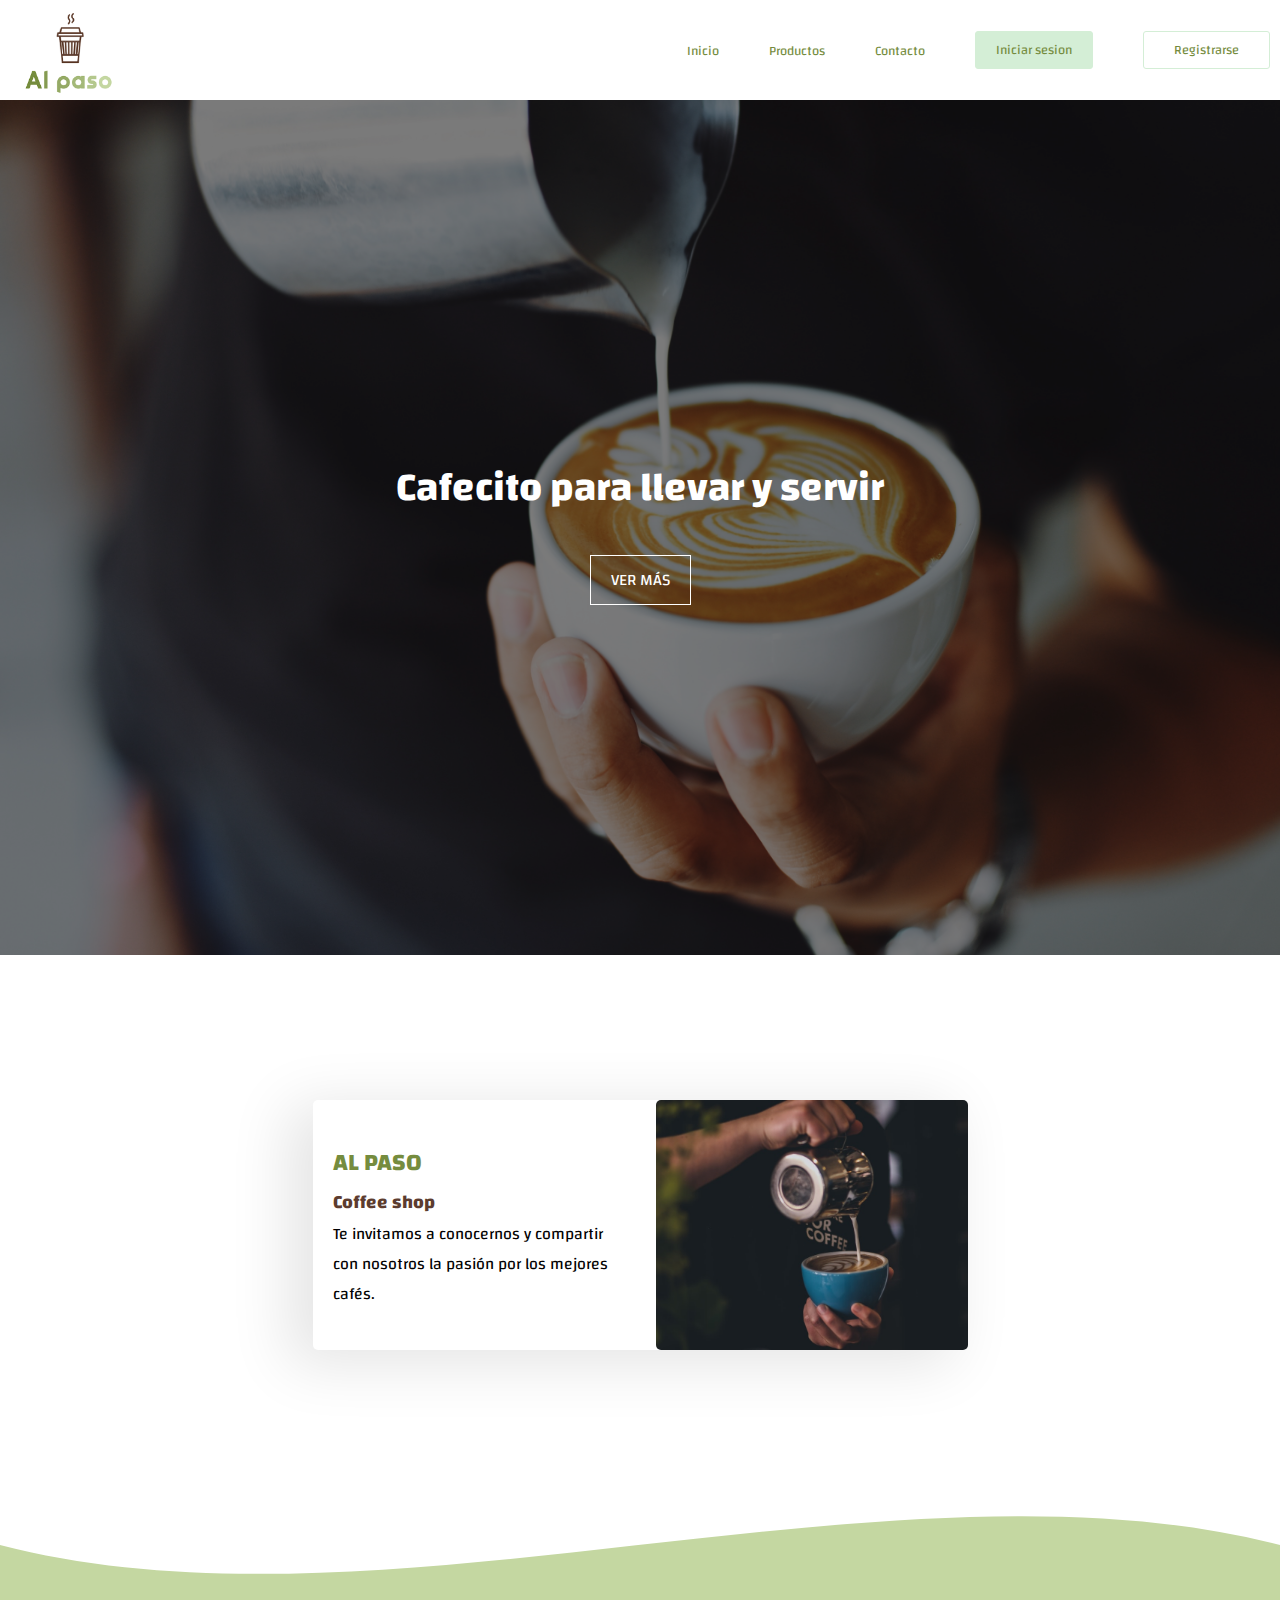
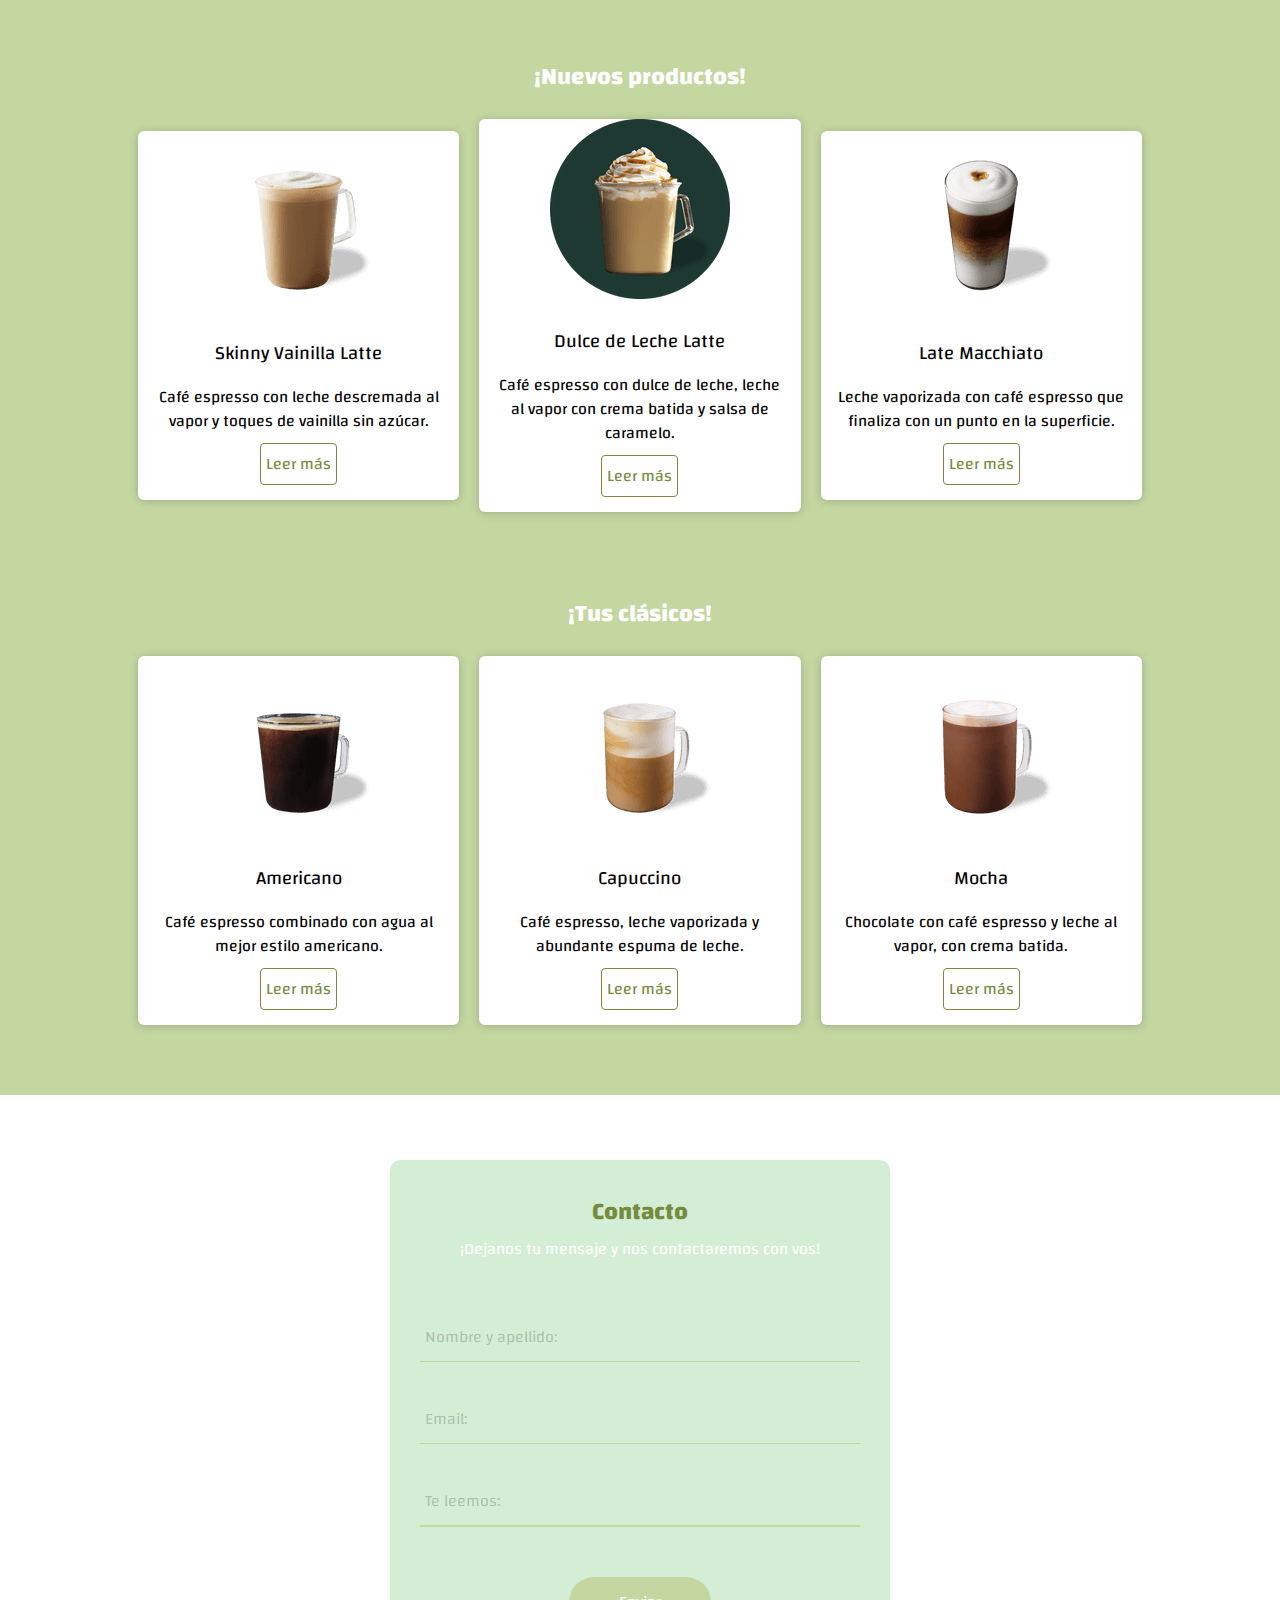
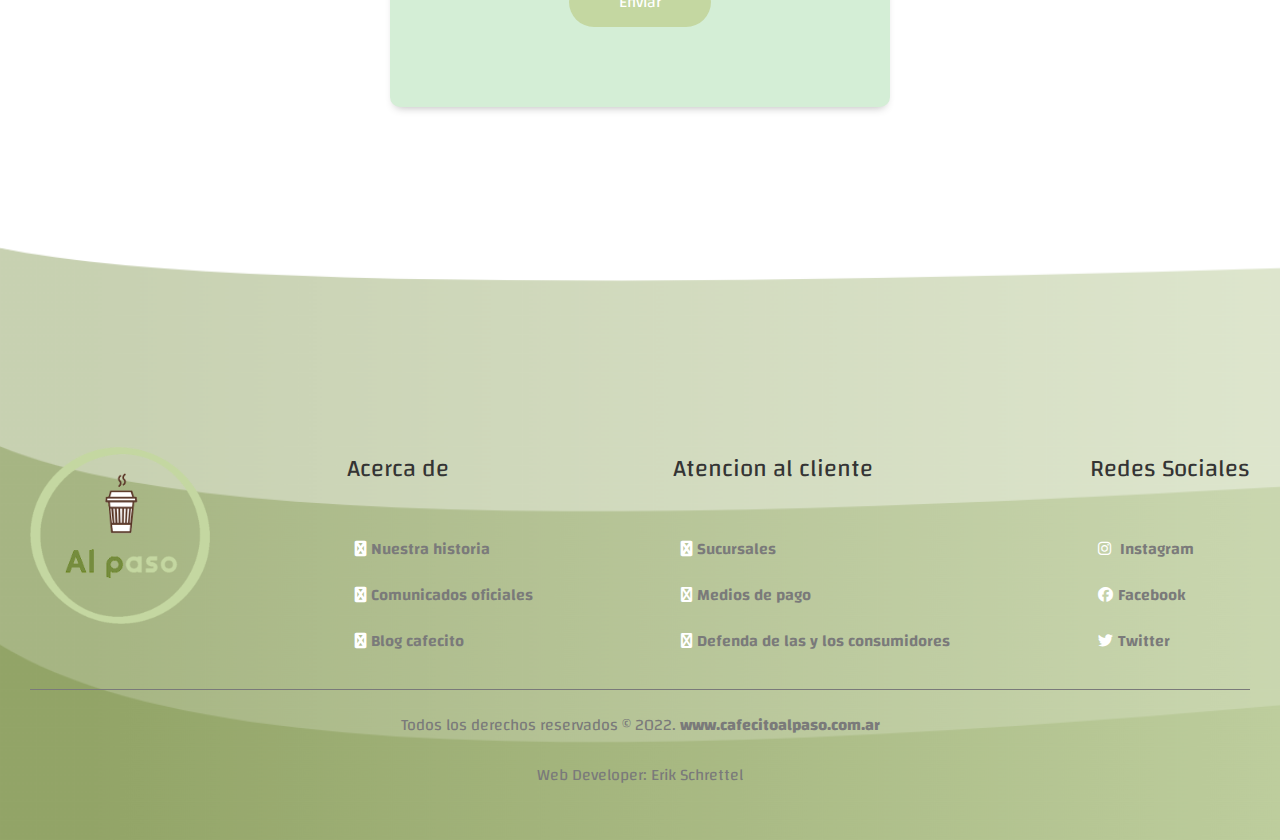
<file: index.html>
<!DOCTYPE html>
<html lang="en">
<head>
    <meta charset="UTF-8">
    <meta http-equiv="X-UA-Compatible" content="IE=edge">
    <meta name="viewport" content="width=device-width, initial-scale=1.0">
    <title>Document</title>
    <link rel="stylesheet" href="/assets/style.css">
    <link rel="stylesheet" href="https://cdnjs.cloudflare.com/ajax/libs/font-awesome/6.1.1/css/all.min.css">
</head>   
<body>
    <!-- Header & navbar -->
    <section class="section-container hero-container">
    <header class="header">
    <div class="header-logo">
        <img src="/assets/imgs/alpasonewlogo.png" alt="Logo de Cafe al paso">
    </div>
    <nav class="navbar">
        <label for="toggle-menu"><i class="fa-solid fa-bars"></i></label>
        <input type="checkbox" id="toggle-menu">
        <ul class="navbar-list">
            <li class="nav-li"><a href="/index.html">Inicio</a></li>
            <li class="nav-li"><a href="#products">Productos</a></li>
            <li class="nav-li"><a href="#contacto">Contacto</a></li>
            <li class="other-li"><a href="/iniciosesion/inicio.html">Iniciar sesion</a></li>
            <li class="other-li"><a href="/register/register.html">Registrarse</a></li>
        </ul>
    </nav>
    </header>
    </section>
    <!-- Hero Section -->
    <section class="hero-section">
        <div class="hero-background">
            <h1> Cafecito para llevar y servir</h1>
            <a href="#">Ver más</a>
        </div>
    </section>
    <!-- First Article -->
    <article class="article__us">
        <article class="article__content" id="about-us">
        <div class="article__texts">
            <h2>AL PASO</h2>
            <h3>Coffee shop</h3>
            <p>Te invitamos a conocernos y compartir con nosotros la pasión por los mejores cafés. </p>
        </div>
        <div class="article__img">
        </div>
        </article>
    </article>

 <div class="article__waves" style="height: 150px; overflow: hidden;" ><svg viewBox="0 0 500 150" preserveAspectRatio="none" style="height: 100%; width: 100%;"><path d="M0.00,49.99 C150.00,150.00 349.20,-49.99 500.00,49.99 L500.00,150.00 L0.00,150.00 Z" style="stroke: none; fill: #c4d7a1;"></path></svg></div>

 <!-- Products -->
<h2 class="anuncio">¡Nuevos productos!</h2> 
<section class="section__products" id="products">
    <div class="container__products">
    
    <div class="cards">
       <div class="img-firstproduct">
           <img src="/assets/imgs/skinnyvainillalatte.png" alt="">
       </div>
       <div class="container">
        <h3>Skinny Vainilla Latte</h3>
        <p>Café espresso con leche descremada al vapor y toques de vainilla sin azúcar.</p>
        <a href="#">Leer más</a>
       </div>
    </div>
    <div class="cards">
        <div class="img-secondproduct">
            <img src="/assets/imgs/latteddl.png" alt="">
        </div>
        <div class="container">
         <h3>Dulce de Leche Latte</h3>
         <p>Café espresso con dulce de leche, leche al vapor con crema batida y salsa de caramelo.</p>
         <a href="#">Leer más</a>
        </div>
    </div>
    <div class="cards">
        <div class="img-thirdproduct">
            <img src="/assets/imgs/lattemacchiato.png" alt="">
        </div>
        <div class="container">
         <h3>Late Macchiato</h3>
         <p>Leche vaporizada con café espresso que finaliza con un punto en la superficie.</p>
         <a href="#">Leer más</a>
        </div>
    </div>
    </div>
 </section>

 <h2 class="anuncio">¡Tus clásicos!</h2>

 <section class="section__products">
    <div class="container__products">
    
    <div class="cards">
       <div class="img-firstproduct">
           <img src="/assets/imgs/americano.png" alt="">
       </div>
       <div class="container">
        <h3>Americano</h3>
        <p>Café espresso combinado con agua al mejor estilo americano.</p>
        <a href="#">Leer más</a>
       </div>
    </div>
    <div class="cards">
        <div class="img-secondproduct">
            <img src="/assets/imgs/capuchino.png" alt="">
        </div>
        <div class="container">
         <h3>Capuccino</h3>
         <p>Café espresso, leche vaporizada y abundante espuma de leche.</p>
         <a href="#">Leer más</a>
        </div>
    </div>
    <div class="cards">
        <div class="img-thirdproduct">
            <img src="/assets/imgs/moca.png" alt="">
        </div>
        <div class="container">
         <h3>Mocha</h3>
         <p>Chocolate con café espresso y leche al vapor, con crema batida.</p>
         <a href="#">Leer más</a>
        </div>
    </div>
    </div>
 </section>

<div class="Bar"></div>

<article class="form__article" id="contacto">
<form class="form">
<h2>Contacto</h2>
<p class="form__title">¡Dejanos tu mensaje y nos contactaremos con vos!</p>
<div class="form__container">
<div class="form__group">
    <input type="text" id="name" class="form__input" placeholder=" ">
    <label for="name" class="form__label">Nombre y apellido:</label>
    <span class="form__line"></span>
</div>
<div class="form__group">
    <input type="text" id="email" class="form__input" placeholder=" ">
    <label for="email" class="form__label">Email:</label>
    <span class="form__line"></span>
</div>
<div class="form__group">
    <input type="text" id="message" class="form__input" placeholder=" ">
    <label for="message" class="form__label">Te leemos:</label>
    <span class="form__line"></span>
</div>
</div>
<input type="submit" class="form__submit" value="Enviar">
</form>
</article>

<footer>
    <div class="container__footer">
        <div class="box__footer">
            <div class="logo">
                <img src="/assets/imgs/cafecitologo.png" alt="">
            </div>
         <div class="terms">
         </div>
        </div>
        <div class="box__footer">
            <h2>Acerca de</h2>
            <a href="#"><i class="fab fa-solid fa-book"></i>Nuestra historia</a>
            <a href="#"><i class="fab fa-solid fa-bullhorn"></i>Comunicados oficiales</a>
            <a href="#"><i class="fab fa-solid fa-mug-hot"></i>Blog cafecito</a>
        </div>
        <div class="box__footer">
            <h2>Atencion al cliente</h2>
            <a href="#"><i class="fab fa-solid fa-shop"></i>Sucursales</a>
            <a href="#"><i class="fab fa-regular fa-credit-card"></i>Medios de pago</a>
            <a href="#"><i class="fab a-solid fa-gavel"></i>Defenda de las y los consumidores</a>
        </div>
        <div class="box__footer">
            <h2>Redes Sociales</h2>
            <a href="#"><i class="fab fa-brands fa-instagram"></i> Instagram</a>
            <a href="#"><i class="fab fa-brands fa-facebook"></i>Facebook</a>
            <a href="#"><i class="fab fa-brands fa-twitter"></i>Twitter</a>
        </div>
    </div>
<div class="box__copyright">
    <hr>
    <p>Todos los derechos reservados © 2022. <b>www.cafecitoalpaso.com.ar</b></p>
    <p>Web Developer: Erik Schrettel</p>
</div>

</footer>
</body>
</html>
</file>
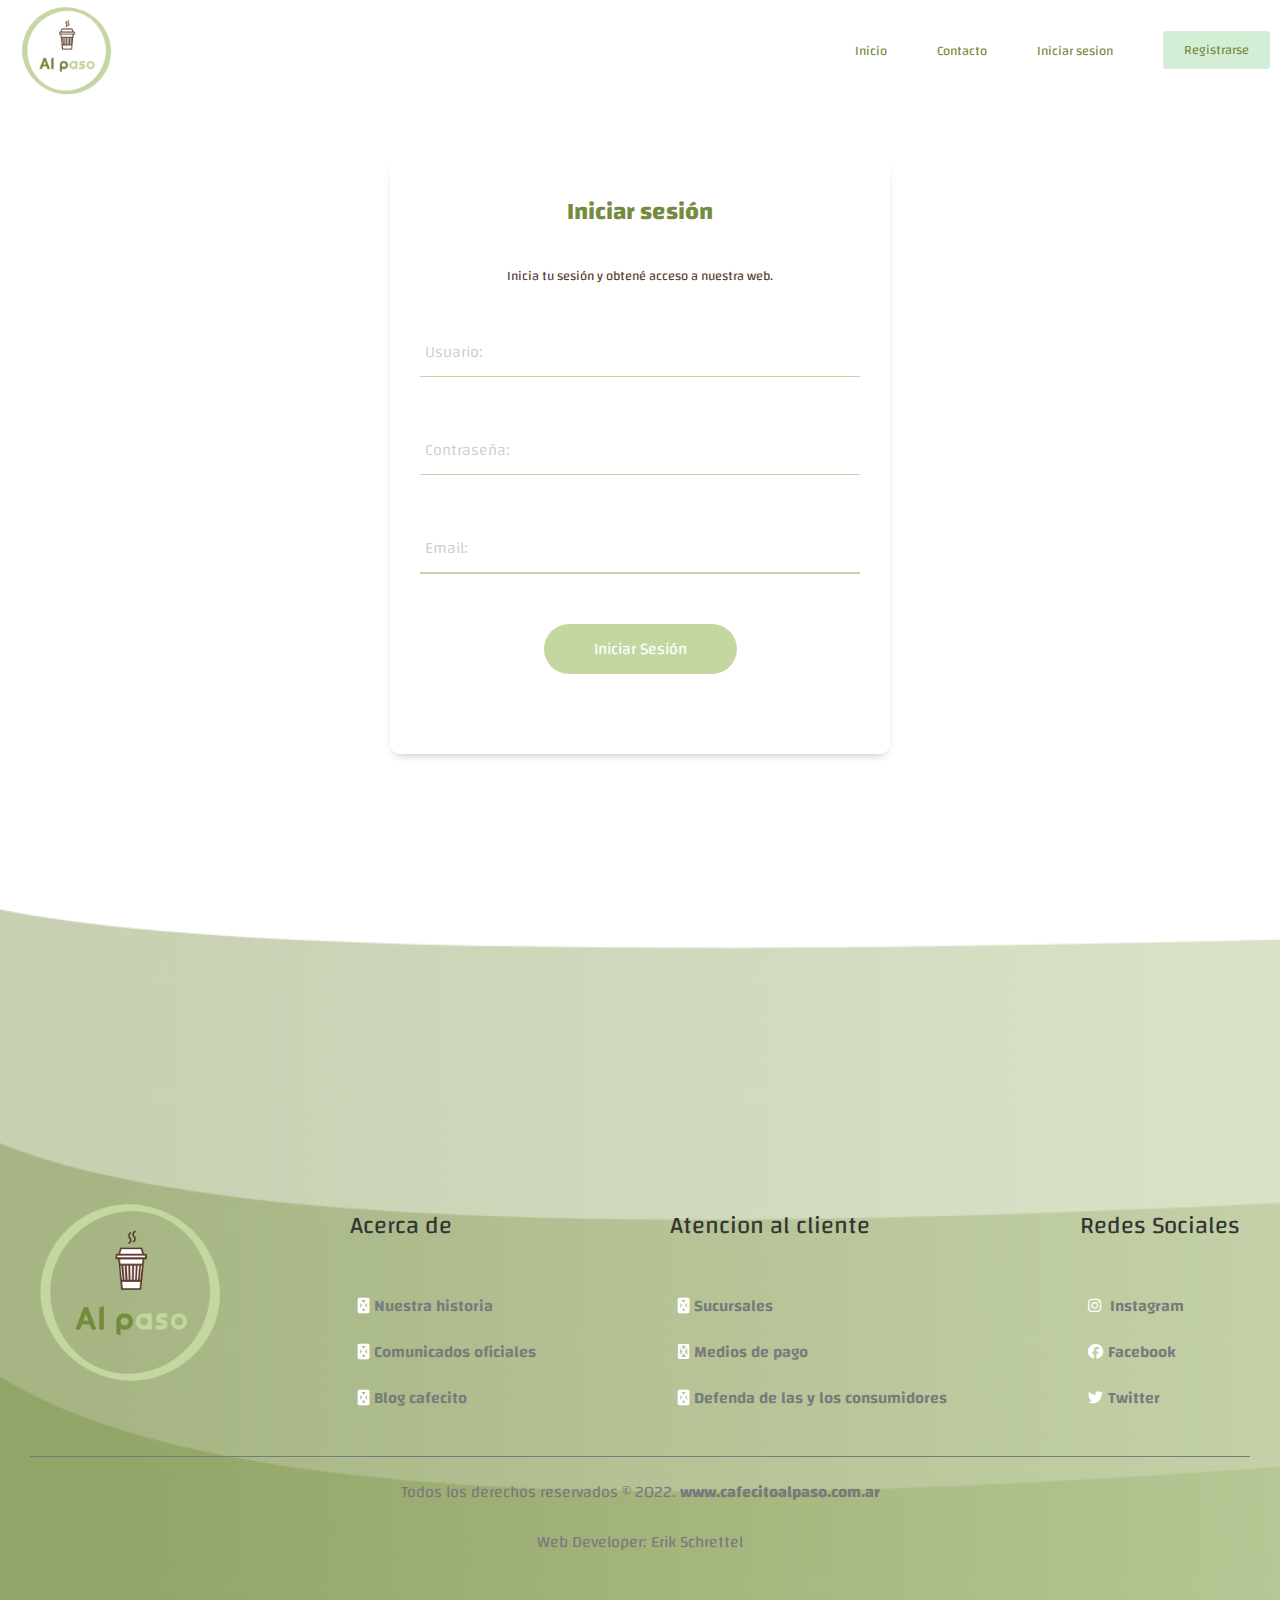
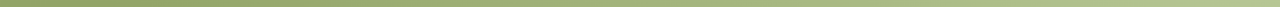
<file: iniciosesion/inicio.html>
<!DOCTYPE html>
<html lang="en">
<head>
    <meta charset="UTF-8">
    <meta http-equiv="X-UA-Compatible" content="IE=edge">
    <meta name="viewport" content="width=device-width, initial-scale=1.0">
    <title>Registro</title>
    <link rel="stylesheet" href="/register/style.css">
    <link rel="stylesheet" href="https://cdnjs.cloudflare.com/ajax/libs/font-awesome/6.1.1/css/all.min.css">
</head>
<body>
    <section class="section-container hero-container">
        <header class="header">
        <div class="header-logo">
            <img src="/register/imgs/alpasocafe.png" alt="Logo de Cafe al paso">
        </div>
        <nav class="navbar">
            <label for="toggle-menu"><i class="fa-solid fa-bars"></i></label>
            <input type="checkbox" id="toggle-menu">
            <ul class="navbar-list">
                <li class="nav-li"><a href="/index.html">Inicio</a></li>
                <li class="nav-li"><a href="footer">Contacto</a></li>
                <li class="other-li"><a href="/iniciosesion/inicio.html">Iniciar sesion</a></li>
                <li class="other-li"><a href="/register/register.html">Registrarse</a></li>
            </ul>
        </nav>
        </header>
        </section>

<article class="form__article">
<form class="form">
<h2>Iniciar sesión</h2>
<p class="form__title">Inicia tu sesión y obtené acceso a nuestra web.</p>
<div class="form__container">
<div class="form__group">
    <input type="text" id="name" class="form__input" placeholder=" ">
    <label for="name" class="form__label">Usuario:</label>
    <span class="form__line"></span>
</div>
<div class="form__group">
    <input type="text" id="email" class="form__input" placeholder=" ">
    <label for="email" class="form__label">Contraseña:</label>
    <span class="form__line"></span>
</div>
<div class="form__group">
    <input type="text" id="message" class="form__input" placeholder=" ">
    <label for="message" class="form__label">Email:</label>
    <span class="form__line"></span>
</div>
</div>
<input type="submit" class="form__submit" value="Iniciar Sesión">
</form>

</article>

<footer id="footer">
    <div class="container__footer">
        <div class="box__footer">
            <div class="logo">
                <img src="/assets/imgs/cafecitologo.png" alt="">
            </div>
         <div class="terms">
            <p></p>
         </div>
        </div>
        <div class="box__footer">
            <h2>Acerca de</h2>
            <a href="#"><i class="fab fa-solid fa-book"></i>Nuestra historia</a>
            <a href="#"><i class="fab fa-solid fa-bullhorn"></i>Comunicados oficiales</a>
            <a href="#"><i class="fab fa-solid fa-mug-hot"></i>Blog cafecito</a>
        </div>
        <div class="box__footer">
            <h2>Atencion al cliente</h2>
            <a href="#"><i class="fab fa-solid fa-shop"></i>Sucursales</a>
            <a href="#"><i class="fab fa-regular fa-credit-card"></i>Medios de pago</a>
            <a href="#"><i class="fab fa-solid fa-gavel"></i>Defenda de las y los consumidores</a>
        </div>
        <div class="box__footer">
            <h2>Redes Sociales</h2>
            <a href="#"><i class="fab fa-brands fa-instagram"></i> Instagram</a>
            <a href="#"><i class="fab fa-brands fa-facebook"></i>Facebook</a>
            <a href="#"><i class="fab fa-brands fa-twitter"></i>Twitter</a>
        </div>
    </div>
<div class="box__copyright">
    <hr>
    <p>Todos los derechos reservados © 2022. <b>www.cafecitoalpaso.com.ar</b></p>
    <p>Web Developer: Erik Schrettel</p>
</div>

</footer>



</body>
</html>
</file>
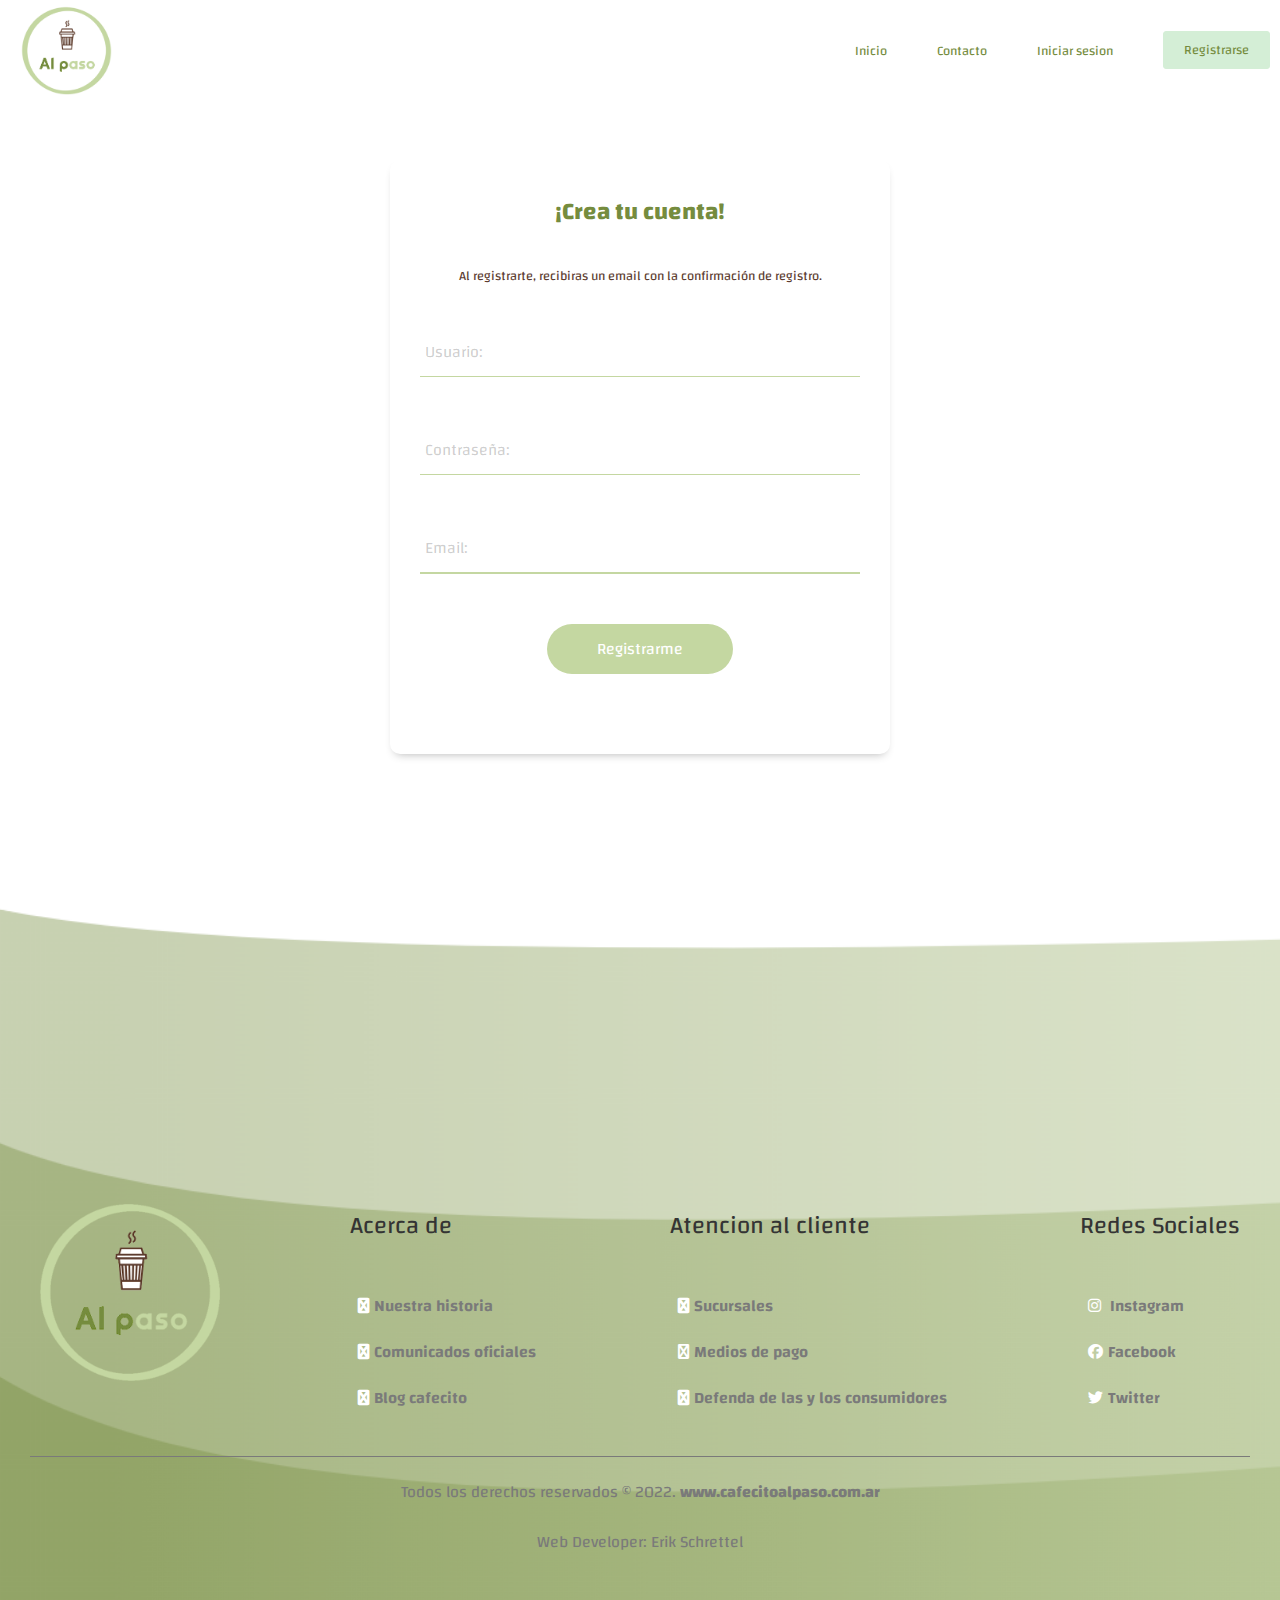
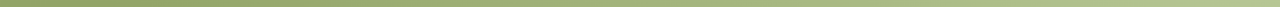
<file: register/register.html>
<!DOCTYPE html>
<html lang="en">
<head>
    <meta charset="UTF-8">
    <meta http-equiv="X-UA-Compatible" content="IE=edge">
    <meta name="viewport" content="width=device-width, initial-scale=1.0">
    <title>Registro</title>
    <link rel="stylesheet" href="/register/style.css">
    <link rel="stylesheet" href="https://cdnjs.cloudflare.com/ajax/libs/font-awesome/6.1.1/css/all.min.css">
</head>
<body>
    <section class="section-container hero-container">
        <header class="header">
        <div class="header-logo">
            <img src="/register/imgs/alpasocafe.png" alt="Logo de Cafe al paso">
        </div>
        <nav class="navbar">
            <label for="toggle-menu"><i class="fa-solid fa-bars"></i></label>
            <input type="checkbox" id="toggle-menu">
            <ul class="navbar-list">
                <li class="nav-li"><a href="/index.html">Inicio</a></li>
                <li class="nav-li"><a href="footer">Contacto</a></li>
                <li class="other-li"><a href="#">Iniciar sesion</a></li>
                <li class="other-li"><a href="/register/register.html">Registrarse</a></li>
            </ul>
        </nav>
        </header>
        </section>

<article class="form__article">
<form class="form">
<h2>¡Crea tu cuenta!</h2>
<p class="form__title">Al registrarte, recibiras un email con la confirmación de registro.</p>
<div class="form__container">
<div class="form__group">
    <input type="text" id="name" class="form__input" placeholder=" ">
    <label for="name" class="form__label">Usuario:</label>
    <span class="form__line"></span>
</div>
<div class="form__group">
    <input type="text" id="email" class="form__input" placeholder=" ">
    <label for="email" class="form__label">Contraseña:</label>
    <span class="form__line"></span>
</div>
<div class="form__group">
    <input type="text" id="message" class="form__input" placeholder=" ">
    <label for="message" class="form__label">Email:</label>
    <span class="form__line"></span>
</div>
</div>
<input type="submit" class="form__submit" value="Registrarme">
</form>

</article>

<footer id="footer">
    <div class="container__footer">
        <div class="box__footer">
            <div class="logo">
                <img src="/assets/imgs/cafecitologo.png" alt="">
            </div>
         <div class="terms">
            <p></p>
         </div>
        </div>
        <div class="box__footer">
            <h2>Acerca de</h2>
            <a href="#"><i class="fab fa-solid fa-book"></i>Nuestra historia</a>
            <a href="#"><i class="fab fa-solid fa-bullhorn"></i>Comunicados oficiales</a>
            <a href="#"><i class="fab fa-solid fa-mug-hot"></i>Blog cafecito</a>
        </div>
        <div class="box__footer">
            <h2>Atencion al cliente</h2>
            <a href="#"><i class="fab fa-solid fa-shop"></i>Sucursales</a>
            <a href="#"><i class="fab fa-regular fa-credit-card"></i>Medios de pago</a>
            <a href="#"><i class="fab fa-solid fa-gavel"></i>Defenda de las y los consumidores</a>
        </div>
        <div class="box__footer">
            <h2>Redes Sociales</h2>
            <a href="#"><i class="fab fa-brands fa-instagram"></i> Instagram</a>
            <a href="#"><i class="fab fa-brands fa-facebook"></i>Facebook</a>
            <a href="#"><i class="fab fa-brands fa-twitter"></i>Twitter</a>
        </div>
    </div>
<div class="box__copyright">
    <hr>
    <p>Todos los derechos reservados © 2022. <b>www.cafecitoalpaso.com.ar</b></p>
    <p>Web Developer: Erik Schrettel</p>
</div>

</footer>



</body>
</html>
</file>
<file: assets/style.css>
@import url('https://fonts.googleapis.com/css2?family=Bebas+Neue&family=Changa:wght@400;500;700&family=Kdam+Thmor+Pro&family=Lobster&display=swap');@import url('https://fonts.googleapis.com/css2?family=Bebas+Neue&family=Changa:wght@400;500;700&family=Kdam+Thmor+Pro&family=Lobster&display=swap');

* {
    margin: 0;
    padding: 0;
    box-sizing: border-box;
    list-style: none;
    font-family: 'Changa';
    text-decoration: none;
}

:root {
    --white: #ffffff;
    --green: #758c3e;
    --brown: #5c3c2f;
    --clarito: #d4eed6;
    --notanclaro: #c4d7a1;
}

/* .section-container {
    background-color: var(--white);
} */

/* .section {
    display: flex;
    justify-content: center;
    align-items: center;
    margin: 0 auto;
    padding: 70px 0;
    width: 95%;
    max-width: 1300px;
} */

/*Header*/

/* .hero-container {
    position:sticky;
    top: 0%;
    z-index: 9999;
} */

.header {
background-color: var(--white);
margin: 0 auto;
height: 100px;
max-width: 1400px;
display: flex;
justify-content: space-between;
align-items: center;
box-shadow: 0 0.1px;
}


.header-logo {
    height: 100%;
    display: flex;
    align-items: center;
    justify-content: center;
    padding: 5px 20px;
}

.header-logo img {
    height:100%;
}

.navbar, .navbar-list {
    display: flex;
    justify-content: center;
    align-items: center;
}

.navbar-list{
    padding: 0 10px;
    gap: 50px;
}

.navbar i {
    font-size: 30px;
    color:var(--green);
    cursor: pointer;
    display: none;
}

#toggle-menu {
    display: none;
}

.navbar-list a {
    color: var(--green);
    font-size: 13px;
}

.navbar-list li:nth-child(4){
    background-color: var(--clarito);
    color: var (--white);
    border: 1px solid #d4eed6;
    font-size: 14px;
    padding: 5px 20px;
    border-radius: 3px;
    transition: all 0.3s linear;

}

.navbar-list li:nth-child(5) {
    background-color: var(--white);
    border: 1px solid #d4eed6;
    font-size: 14px;
    padding: 5px 30px;
    border-radius: 3px;
    transition: all 0.3s linear;
}

.navbar-list li:nth-child(4):hover {
    background-color: var(--notanclaro);
    color: var(--white);
}

.navbar-list li:nth-child(5):hover {
    background-color: var(--clarito);
    color: var(--white);
}

.navbar-list li:hover {
    box-shadow: 0 2px var(--green);
}

/*Breakpoints*/

@media (max-width: 992px) {

.navbar i {
    display: flex;
    justify-content: center;
    align-items: center;
    margin: 0 26px;
}

.navbar i:hover {
    margin: 0 20px;
    background-color: #c4d7a1;
    color: var(--white);
    height: 40px;
    width: 40px;
    border-radius: 100%;
    font-size: 30px;
    cursor: pointer;
    }

.navbar-list {
    position: absolute;
    background-color: var(--white);
    flex-direction: column;
    top: 100px;
    right: 0;
    width: 100%;
    height: calc(100vh - 100px);
    display: none;
    z-index: 9999;
}

#toggle-menu:checked + .navbar-list {
    display: flex;
}
}


/* Hero */

.hero-section {
    max-width: 1400px;
    margin: 0 auto;
position: relative;
width: 100%;
height: 95vh;
background: #f5f5f5;
background-size: cover;
background-position: auto;
transition: all .1s ease-in-out;
background-image: url('/assets/imgs/pexels-chevanon-photography-302899.jpg');
animation: hero 20s infinite linear;
}

.hero-background {
    width: 100%;
    height: 100%;
    color: var(--white);
    background-color: rgba(0, 0, 0, 0.5);
    display: flex;
    flex-direction: column;
    justify-content: center;
    align-items: center;
}

.hero-background h1 {
    padding-bottom: 30px;
    font-size: 40px;
    text-align: center;
}

.hero-background a{
    text-decoration: none;
    color: #ffffff;
    padding: 9px 20px; 
    border: 1px solid #FFFF;
text-transform: uppercase;
transition: all 0.3s ease-in-out;
}

.hero-background a:hover{
    background-color: var(--notanclaro);
    color: #333;
}

@keyframes hero{
    0% {
        background-image: url(/assets/imgs/abstract-blur-coffee-shop-cafe-interior_74190-6342.jpg);
    }
    25% {
        background-image: url(/assets/imgs/abstract-blur-coffee-shop-cafe-interior_74190-6342.jpg);
    }
    26% {
        background-image: url(/assets/imgs/pexels-chevanon-photography-302899.jpg);
    }
    50% {
        background-image: url(/assets/imgs/pexels-chevanon-photography-302899.jpg);
    }
    51% {
        background-image: url(/assets/imgs/banner3.jpg)
    }
    75% {
        background-image: url(/assets/imgs/banner3.jpg);
    }
    76% {
        background-image: url(/assets/imgs/Coffee-shop.jpg);
    }
    100% {
        background-image: url(/assets/imgs/Coffee-shop.jpg);
    }
}

/* First Article */

.article__us {
    max-width: 1400px;
    margin: 0 auto;
padding: 20px 0;
gap: 100px;
width: 100%;
height: 60vh;
display: flex;
justify-content: center;
align-items: center;
}

 #about-us {
gap: 20px;
} 

.article__content{
    height: 250px;
    max-width: 1400px;
    display: flex;
    flex-direction: row;
    justify-content: center;
    align-items: center;
    gap: 100px;
    border-radius: 5px;
    box-shadow: -20px 10px 60px 5px rgb(229, 229, 229);
}

.article__img {
background-image: url(/assets/imgs/photo-1595441721716-67792383506e.jpg);
background-repeat: no-repeat;
background-position: center;
background-size: cover;
height: 250px;
width: 100%;
border-radius: 5px;
}

.article__texts {
    padding: 0 20px;
}

.article__texts h2 {
color: var(--green)
}

.article__texts h3 {
    color: var(--brown)
}

/* Breakpoints/MediaQueries First*/

@media (max-width:768px) {

    .article__content {
        padding: 10px 0;
        height: 350px;
        box-shadow: none;
    }
    #about-us {
        display: flex;
        flex-direction: column;
    }
    
    .article__img {
        height: 100%;
        width: 90%;        
        border-radius: 5px;
    }

    .article__texts {
        text-align: center;
    }
}

.article__waves {
        background-color: var(--white);
        max-width: 1400px;
        margin: 0 auto;
    width: 100%;
    display: flex; 
    justify-content: center; 
    align-items: center; 
}

/* Products section */

.anuncio {
    margin: 0 auto;
    max-width: 1400px;
    width: 100%;
    background-color: var(--notanclaro);
    padding: 10px;
    color: var(--white);
display: flex;
justify-content: center;
align-items: center;
}

.section__products {
    background-color: var(--notanclaro);
    margin: 0 auto;
    max-width: 1400px;
    padding-bottom: 60px;
    width: 100%;
    display: flex;
    justify-content: center;
    align-items: center;
}

.container__products {
    width: 80%;
    display: flex;
    flex-direction: row;
    justify-content: center;
    align-items: center;
}
.cards {
 width: 100%;
 margin: 10px;
 display: flex;
 flex-wrap: wrap;
 justify-content: center;
 align-items: center;
 border-radius: 6px;
 overflow: hidden;
 background: var(--white);
 box-shadow: 0px 1px 10px rgba(0, 0, 0, 0.2);
 cursor: default;
 transition: all 400ms ease;
}

.cards:hover {
    box-shadow: 5px 5px 20px rgba(0, 0, 0, 0.4);
    transform: translateY(-3%);
}

.cards h3 {
 text-align: baseline;  
}

.cards .container {
    padding: 15px;
    text-align: center;
}

.cards .container p{
    line-height: 1.5;
}

.cards .container h3 {
    font-weight: 400;
    margin-bottom: 15px;
}

.cards .container a{
    display: inline-block;
    padding: 5px;
    margin-top: 10px;
    color: var(--green);
    border:1px solid #758c3e;
    border-radius: 4px;
    transition: all 400ms ease;
}

.cards .container a:hover {
    background-color: #c4d7a1;
    color: var(--white)
}

/*Breakpoints/media queries products section*/

@media (max-width:768px) {
    .container__products {
        width: 80%;
        display: flex;
        flex-direction: row;
        justify-content: center;
        align-items: center;
        flex-wrap: wrap;
    }    
}

/*Formulario*/

.form__article {
    max-width: 1400px;
    margin: 0 auto;
    width: 100%;
    background-color: var(--white);
    padding: 60px;
}

.form {
    background-color: var(--clarito);
    margin: 0 auto;
    width: 90%;
    height: auto;
    max-width: 500px;
    padding: 30px;
    border-radius: 10px;
    box-shadow: 0 5px 10px -5px rgba( 0 0 0 / 30%);
    text-align: center;
}

.form h2 {
    color: var(--green);
}

.form p{
    color: var(--white)
}

.form__title {
    font-size: 1rem;
    margin-bottom: 3em;
}

.form__link {
    font-weight: 400;
    color: black;
}

.form__container {
    margin-top: 3em;
    display: grid;
    gap: 2em;
}

.form__group {
    position: relative;
}

.form__input {
    width: 100%;
    background: none;
    color: grey;
    font-size: 1rem;
    padding: .6em .3em;
    border: none;
    outline: none;
    border-bottom: 1px solid rgb(94, 94, 94);
}

.form__input:focus + .form__label,
.form__input:not(:placeholder-shown) + .form__label {
    transform: translateY(-12px) scale(.8);
    transform-origin: left top;
    color: var(--green);
}

.form__label {
    color:rgba(0, 0, 0, 0.2);
    cursor: pointer;
    position:absolute;
    top: 0;
    left: 5px;
    transform: translateY(10px);
    transition: transform .5, color 3.s;
}

.form__submit {
    background-color: var(--notanclaro);
    color: var(--white);
    font-size: 1rem;
    margin: 50px;
    padding: 10px 50px;
    border: none;
    border-radius: 5em;
}

.form__line {
    position: absolute;
    bottom: 0;
    left: 0;
    width: 100%;
    height: 1.5px;
    background-color: #c4d7a1;
}

@media (max-width:768px) {
    .form__article {
        max-width: 768px;
        margin: 0 auto;
        width: 100%;
        background-color: var(--white);
        padding: 20px;
    }
    .form {
        background-color: var(--clarito);
        margin: 0 auto;
        width: 90%;
        height: auto;
        max-width: 500px;
        padding: 10px;
        border-radius: 10px;
        box-shadow: 0 5px 10px -5px rgba( 0 0 0 / 30%);
        text-align: center;
    }


}

.Bar {
    height: 5px;
    max-width: 1400px;
    width: 80%;
}

/*Footer definitivo*/

footer {
    max-width: 1400px;
    width: 100%;
    padding: 50px 0;
    margin: 0 auto;
    background-image: url(/assets/imgs/svg.png);
    background-size: cover;
}

.container__footer {
    display: flex;
    flex-wrap: wrap;
    justify-content: space-between;
    max-width: 1400px;
    margin:  0 auto;
    margin-top: 200px;
}

.box__footer {
    display: flex;
    flex-direction: column;
    padding: 30px;
}


.box__footer .logo img {
    width: 180px;
}

.box__footer .terms {
    max-width: 350px;
    margin-top: 10px;
}

.box__footer h2 {
    margin-bottom: 30px;
    color: #343434;
    font-weight: 400;
}

.box__footer a  {
    margin-top: 10px;
    color: #7a7a7a;
    font-weight: 600;
    padding: 3px;
}

.box__footer a:hover {
    opacity: 0.8;
}

.box__footer a .fab{
    color: white;
    padding: 5px;
    font-size: 15px;
}

.box__copyright {
    max-width: 1400px;
    margin: auto;
    text-align: center;
    padding: 0px 30px;
}

.box__copyright p {
    margin-top: 20px;
    color: #7a7a7a;
}

.box__copyright hr{
    border: none;
    height: 1px;
    background-color: #7a7a7a;
}

/* Breakpoints - MediaQueries Footer Section */
@media (max-width:768px) {

    .container__footer {
        max-width: 768px;
        width: 100%;
        display: flex;
        justify-content: left;
        align-items: left;
        margin-top: 300px;
        padding: 10px;
    }
    
.box__footer {
    padding: 0;
}


    .box__footer .logo img {
        display:none;
    }

    .box__copyright {
        
    }
}
</file>
<file: register/style.css>
@import url('https://fonts.googleapis.com/css2?family=Bebas+Neue&family=Changa:wght@400;500;700&family=Kdam+Thmor+Pro&family=Lobster&display=swap');@import url('https://fonts.googleapis.com/css2?family=Bebas+Neue&family=Changa:wght@400;500;700&family=Kdam+Thmor+Pro&family=Lobster&display=swap');

* {
    margin: 0;
    padding: 0;
    box-sizing: border-box;
    list-style: none;
    font-family: 'Changa';
    text-decoration: none;
}

:root {
    --white: #ffffff;
    --green: #758c3e;
    --brown: #5c3c2f;
    --clarito: #d4eed6;
    --notanclaro: #c4d7a1;
}


.header {
background-color: var(--white);
margin: 0 auto;
height: 100px;
max-width: 1400px;
display: flex;
justify-content: space-between;
align-items: center;
box-shadow: 0 0.1px;
}


.header-logo {
    height: 100%;
    display: flex;
    align-items: center;
    justify-content: center;
    padding: 5px 20px;
}

.header-logo img {
    height:100%;
}

.navbar, .navbar-list {
    display: flex;
    justify-content: center;
    align-items: center;
}

.navbar-list{
    padding: 0 10px;
    gap: 50px;
}

.navbar i {
    font-size: 30px;
    color:var(--green);
    cursor: pointer;
    display: none;
}

#toggle-menu {
    display: none;
}

.navbar-list a {
    color: var(--green);
    font-size: 13px;
}

.navbar-list li:nth-child(4){
    background-color: var(--clarito);
    color: var (--white);
    border: 1px solid #d4eed6;
    font-size: 14px;
    padding: 5px 20px;
    border-radius: 3px;
    transition: all 0.3s linear;

}

.navbar-list li:nth-child(5) {
    background-color: var(--white);
    border: 1px solid #d4eed6;
    font-size: 14px;
    padding: 5px 30px;
    border-radius: 3px;
    transition: all 0.3s linear;
}

.navbar-list li:nth-child(4):hover {
    background-color: var(--notanclaro);
    color: var(--white);
}

.navbar-list li:nth-child(5):hover {
    background-color: var(--clarito);
    color: var(--white);
}

.navbar-list li:hover {
    box-shadow: 0 2px var(--green);
}

/*Breakpoints*/

@media (max-width: 992px) {

.navbar i {
    display: flex;
    justify-content: center;
    align-items: center;
    margin: 0 26px;
}

.navbar i:hover {
    margin: 0 20px;
    background-color: #c4d7a1;
    color: var(--white);
    height: 40px;
    width: 40px;
    border-radius: 100%;
    font-size: 30px;
    cursor: pointer;
    }

.navbar-list {
    position: absolute;
    background-color: var(--white);
    flex-direction: column;
    top: 100px;
    right: 0;
    width: 100%;
    height: calc(100vh - 100px);
    display: none;
    z-index: 9999;
}

#toggle-menu:checked + .navbar-list {
    display: flex;
}
}

/* Formularo de registro */

.form__article {
    max-width: 1400px;
    margin: 0 auto;
    width: 100%;
    background-color: var(--white);
    padding: 60px;
    display: flex;
    flex-direction: row;

}

.form {
    background-color: var(--white);
    margin: 0 auto;
    width: 90%;
    height: auto;
    max-width: 500px;
    padding: 30px;
    border-radius: 10px;
    box-shadow: 0 5px 10px -5px rgba( 0 0 0 / 30%);
    text-align: center;
}

.form h2 {
    color: var(--green);
}

.form p{
    font-size: 13px;
    padding-top: 30px;
    color: var(--brown)
}

.form__title {
    font-size: 1rem;
    margin-bottom: 3em;
}

.form__link {
    font-weight: 400;
    color: black;
}

.form__container {
    margin-top: 1em;
    display: grid;
    gap: 3em;
}

.form__group {
    position: relative;
}

.form__input {
    width: 100%;
    background: none;
    color: grey;
    font-size: 1rem;
    padding: .6em .3em;
    border: none;
    outline: none;
    border-bottom: 1px solid rgb(94, 94, 94);
}

.form__input:focus + .form__label,
.form__input:not(:placeholder-shown) + .form__label {
    transform: translateY(-12px) scale(.8);
    transform-origin: left top;
    color: var(--green);
}

.form__label {
    color:rgba(0, 0, 0, 0.2);
    cursor: pointer;
    position:absolute;
    top: 0;
    left: 5px;
    transform: translateY(10px);
    transition: transform .5, color 3.s;
}

.form__submit {
    background-color: #c4d7a1;
    color: var(--white);
    font-size: 1rem;
    margin: 50px;
    padding: 10px 50px;
    border: none;
    border-radius: 5em;
}

.form__line {
    position: absolute;
    bottom: 0;
    left: 0;
    width: 100%;
    height: 1.5px;
    background-color: #c4d7a1;
}

@media (max-width:768px) {
    .form__article {
        max-width: 768px;
        width: 100%;
        padding: 5px;
    }
    .form {
        background-color: var(--white);
        margin: 0 auto;
        width: 100%;
        height: auto;
        max-width: 500px;
        padding: 15px;
        border-radius: 5px;
        box-shadow: 0 5px 10px -5px rgba( 0 0 0 / 30%);
        text-align: center;
    }

    margin: 0 auto;
}

/*footer*/

footer {
    width: 100%;
    padding: 50px 0;
    background-image: url(/assets/imgs/svg.png);
    background-size: cover;
}

.container__footer {
    display: flex;
    flex-wrap: wrap;
    justify-content: space-between;
    max-width: 1400px;
    margin: auto;
    margin-top: 300px;
}

.box__footer {
    display: flex;
    flex-direction: column;
    padding: 40px;
}


.box__footer .logo img {
    width: 180px;
}

.box__footer .terms {
    max-width: 350px;
    margin-top: 20px;
}

.box__footer h2 {
    margin-bottom: 30px;
    color: #343434;
    font-weight: 400;
}

.box__footer a  {
    margin-top: 10px;
    color: #7a7a7a;
    font-weight: 600;
    padding: 3px;
}

.box__footer a:hover {
    opacity: 0.8;
}

.box__footer a .fab{
    color: white;
    padding: 5px;
    font-size: 15px;
}

.box__copyright {
    max-width: 1400px;
    margin: auto;
    text-align: center;
    padding: 0px 30px;
}

.box__copyright p {
    margin-top: 20px;
    color: #7a7a7a;
}

.box__copyright hr{
    border: none;
    height: 1px;
    background-color: #7a7a7a;
}

/* Breakpoints - MediaQueries Footer Section */
@media (max-width:768px) {

    .container__footer {
        max-width: 768px;
        width: 100%;
        display: flex;
        justify-content: left;
        align-items: left;
        margin-top: 300px;
        padding: 10px;
    }
.box__footer {
    padding: 0;
}
    .box__footer .logo img {
        display:none;
    }
}
</file>
